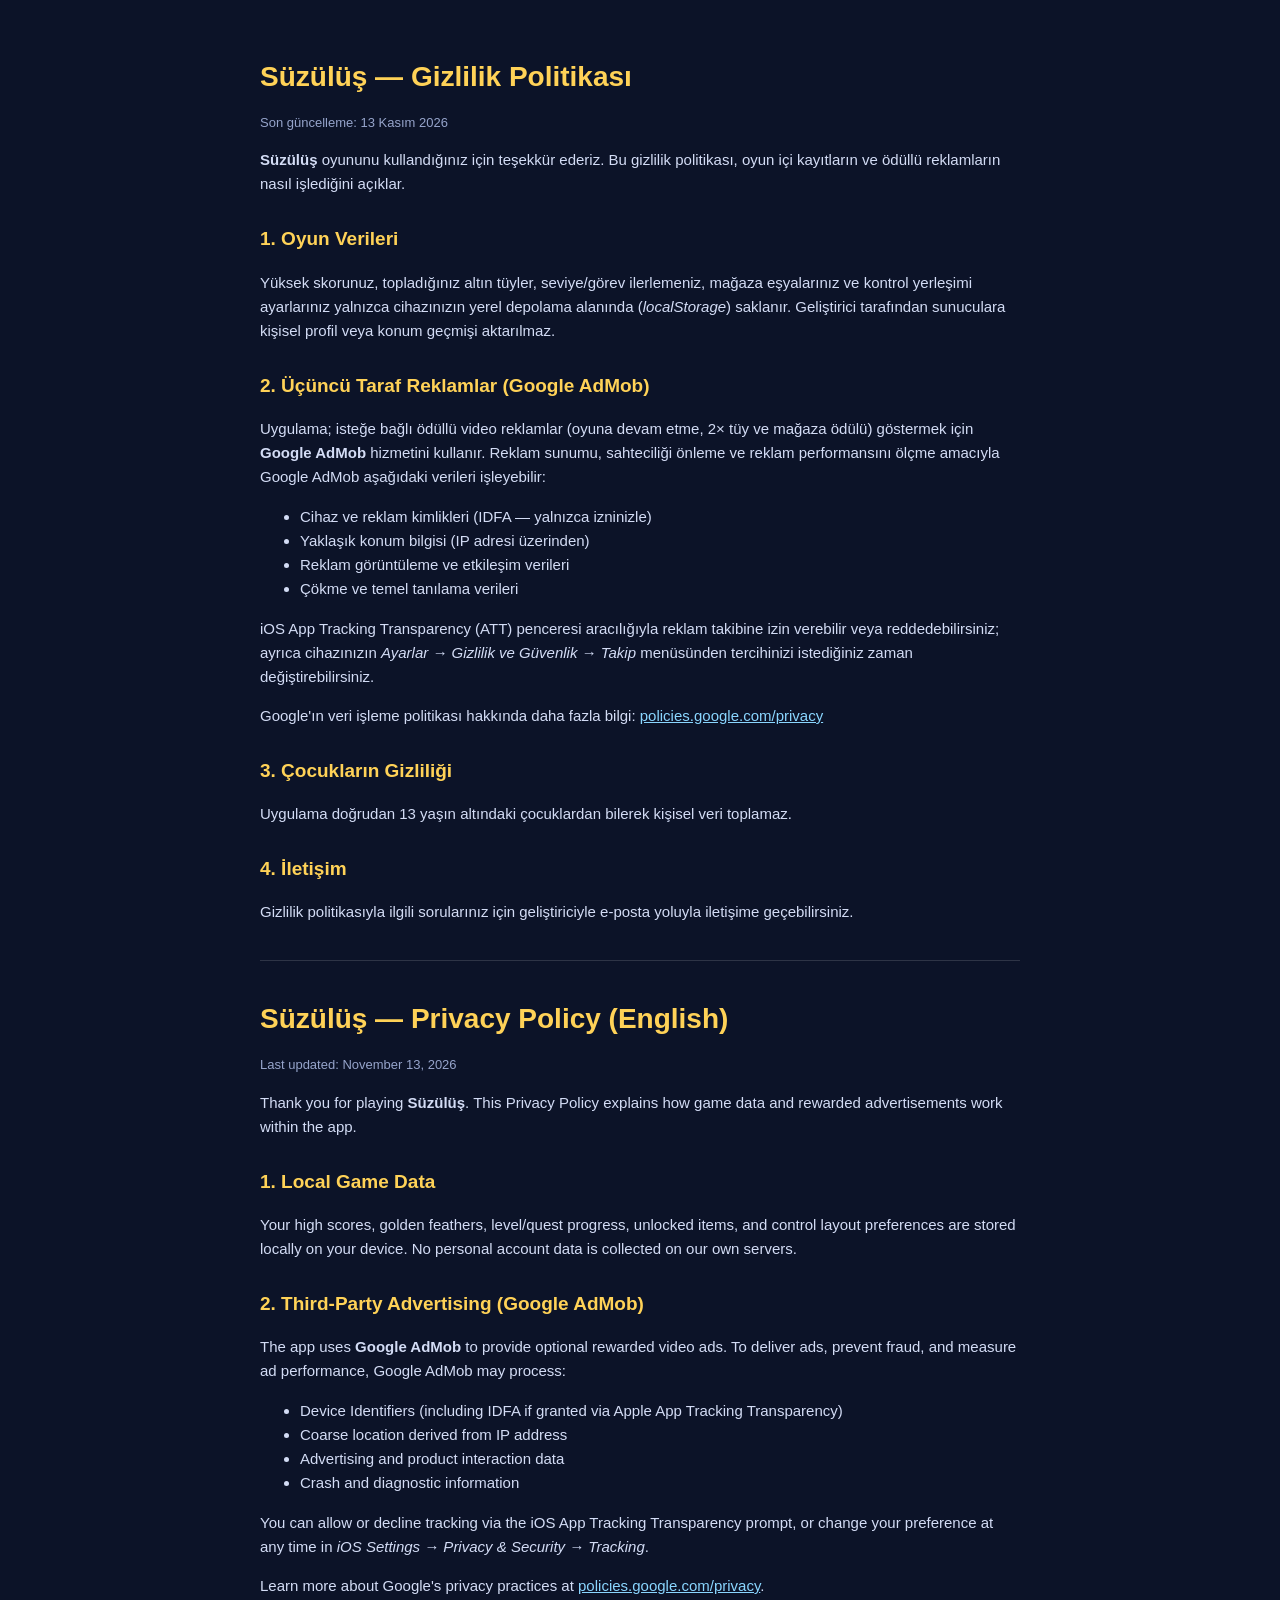
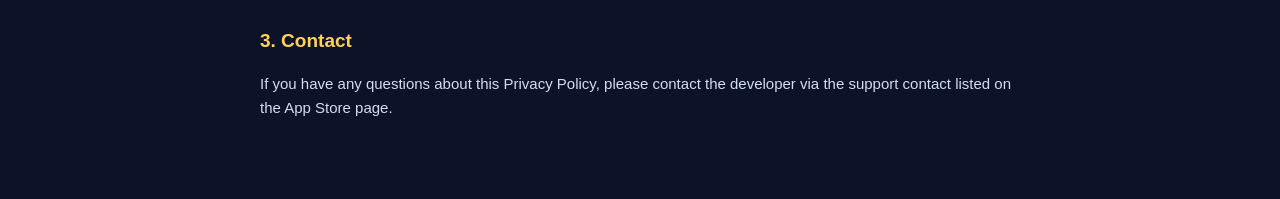
<file: privacy.html>
<!DOCTYPE html>
<html lang="tr">
<head>
  <meta charset="utf-8">
  <meta name="viewport" content="width=device-width, initial-scale=1">
  <title>Süzülüş — Gizlilik Politikası / Privacy Policy</title>
  <style>
    :root { color-scheme: dark; }
    body {
      margin: 0; font-family: -apple-system, BlinkMacSystemFont, "Segoe UI", Roboto, sans-serif;
      background: #0c1328; color: #f1f4ff; line-height: 1.6;
    }
    main { max-width: 760px; margin: 0 auto; padding: 36px 20px 64px; }
    h1 { font-size: 28px; margin-bottom: 6px; color: #ffd257; }
    h2 { font-size: 19px; margin-top: 28px; color: #ffd257; }
    p, li { color: #d3dcf5; font-size: 15px; }
    a { color: #8ad6ff; }
    hr { border: 0; border-top: 1px solid rgba(255, 255, 255, 0.14); margin: 36px 0; }
    .meta { color: #96a4cb; font-size: 13px; }
  </style>
</head>
<body>
  <main>
    <h1>Süzülüş — Gizlilik Politikası</h1>
    <p class="meta">Son güncelleme: 13 Kasım 2026</p>

    <p><strong>Süzülüş</strong> oyununu kullandığınız için teşekkür ederiz. Bu gizlilik politikası, oyun içi kayıtların ve ödüllü reklamların nasıl işlediğini açıklar.</p>

    <h2>1. Oyun Verileri</h2>
    <p>Yüksek skorunuz, topladığınız altın tüyler, seviye/görev ilerlemeniz, mağaza eşyalarınız ve kontrol yerleşimi ayarlarınız yalnızca cihazınızın yerel depolama alanında (<em>localStorage</em>) saklanır. Geliştirici tarafından sunuculara kişisel profil veya konum geçmişi aktarılmaz.</p>

    <h2>2. Üçüncü Taraf Reklamlar (Google AdMob)</h2>
    <p>Uygulama; isteğe bağlı ödüllü video reklamlar (oyuna devam etme, 2× tüy ve mağaza ödülü) göstermek için <strong>Google AdMob</strong> hizmetini kullanır. Reklam sunumu, sahteciliği önleme ve reklam performansını ölçme amacıyla Google AdMob aşağıdaki verileri işleyebilir:</p>
    <ul>
      <li>Cihaz ve reklam kimlikleri (IDFA — yalnızca izninizle)</li>
      <li>Yaklaşık konum bilgisi (IP adresi üzerinden)</li>
      <li>Reklam görüntüleme ve etkileşim verileri</li>
      <li>Çökme ve temel tanılama verileri</li>
    </ul>
    <p>iOS App Tracking Transparency (ATT) penceresi aracılığıyla reklam takibine izin verebilir veya reddedebilirsiniz; ayrıca cihazınızın <em>Ayarlar → Gizlilik ve Güvenlik → Takip</em> menüsünden tercihinizi istediğiniz zaman değiştirebilirsiniz.</p>
    <p>Google'ın veri işleme politikası hakkında daha fazla bilgi: <a href="https://policies.google.com/privacy" target="_blank" rel="noopener">policies.google.com/privacy</a></p>

    <h2>3. Çocukların Gizliliği</h2>
    <p>Uygulama doğrudan 13 yaşın altındaki çocuklardan bilerek kişisel veri toplamaz.</p>

    <h2>4. İletişim</h2>
    <p>Gizlilik politikasıyla ilgili sorularınız için geliştiriciyle e-posta yoluyla iletişime geçebilirsiniz.</p>

    <hr>

    <h1>Süzülüş — Privacy Policy (English)</h1>
    <p class="meta">Last updated: November 13, 2026</p>

    <p>Thank you for playing <strong>Süzülüş</strong>. This Privacy Policy explains how game data and rewarded advertisements work within the app.</p>

    <h2>1. Local Game Data</h2>
    <p>Your high scores, golden feathers, level/quest progress, unlocked items, and control layout preferences are stored locally on your device. No personal account data is collected on our own servers.</p>

    <h2>2. Third-Party Advertising (Google AdMob)</h2>
    <p>The app uses <strong>Google AdMob</strong> to provide optional rewarded video ads. To deliver ads, prevent fraud, and measure ad performance, Google AdMob may process:</p>
    <ul>
      <li>Device Identifiers (including IDFA if granted via Apple App Tracking Transparency)</li>
      <li>Coarse location derived from IP address</li>
      <li>Advertising and product interaction data</li>
      <li>Crash and diagnostic information</li>
    </ul>
    <p>You can allow or decline tracking via the iOS App Tracking Transparency prompt, or change your preference at any time in <em>iOS Settings → Privacy &amp; Security → Tracking</em>.</p>
    <p>Learn more about Google's privacy practices at <a href="https://policies.google.com/privacy" target="_blank" rel="noopener">policies.google.com/privacy</a>.</p>

    <h2>3. Contact</h2>
    <p>If you have any questions about this Privacy Policy, please contact the developer via the support contact listed on the App Store page.</p>
  </main>
</body>
</html>
</file>
